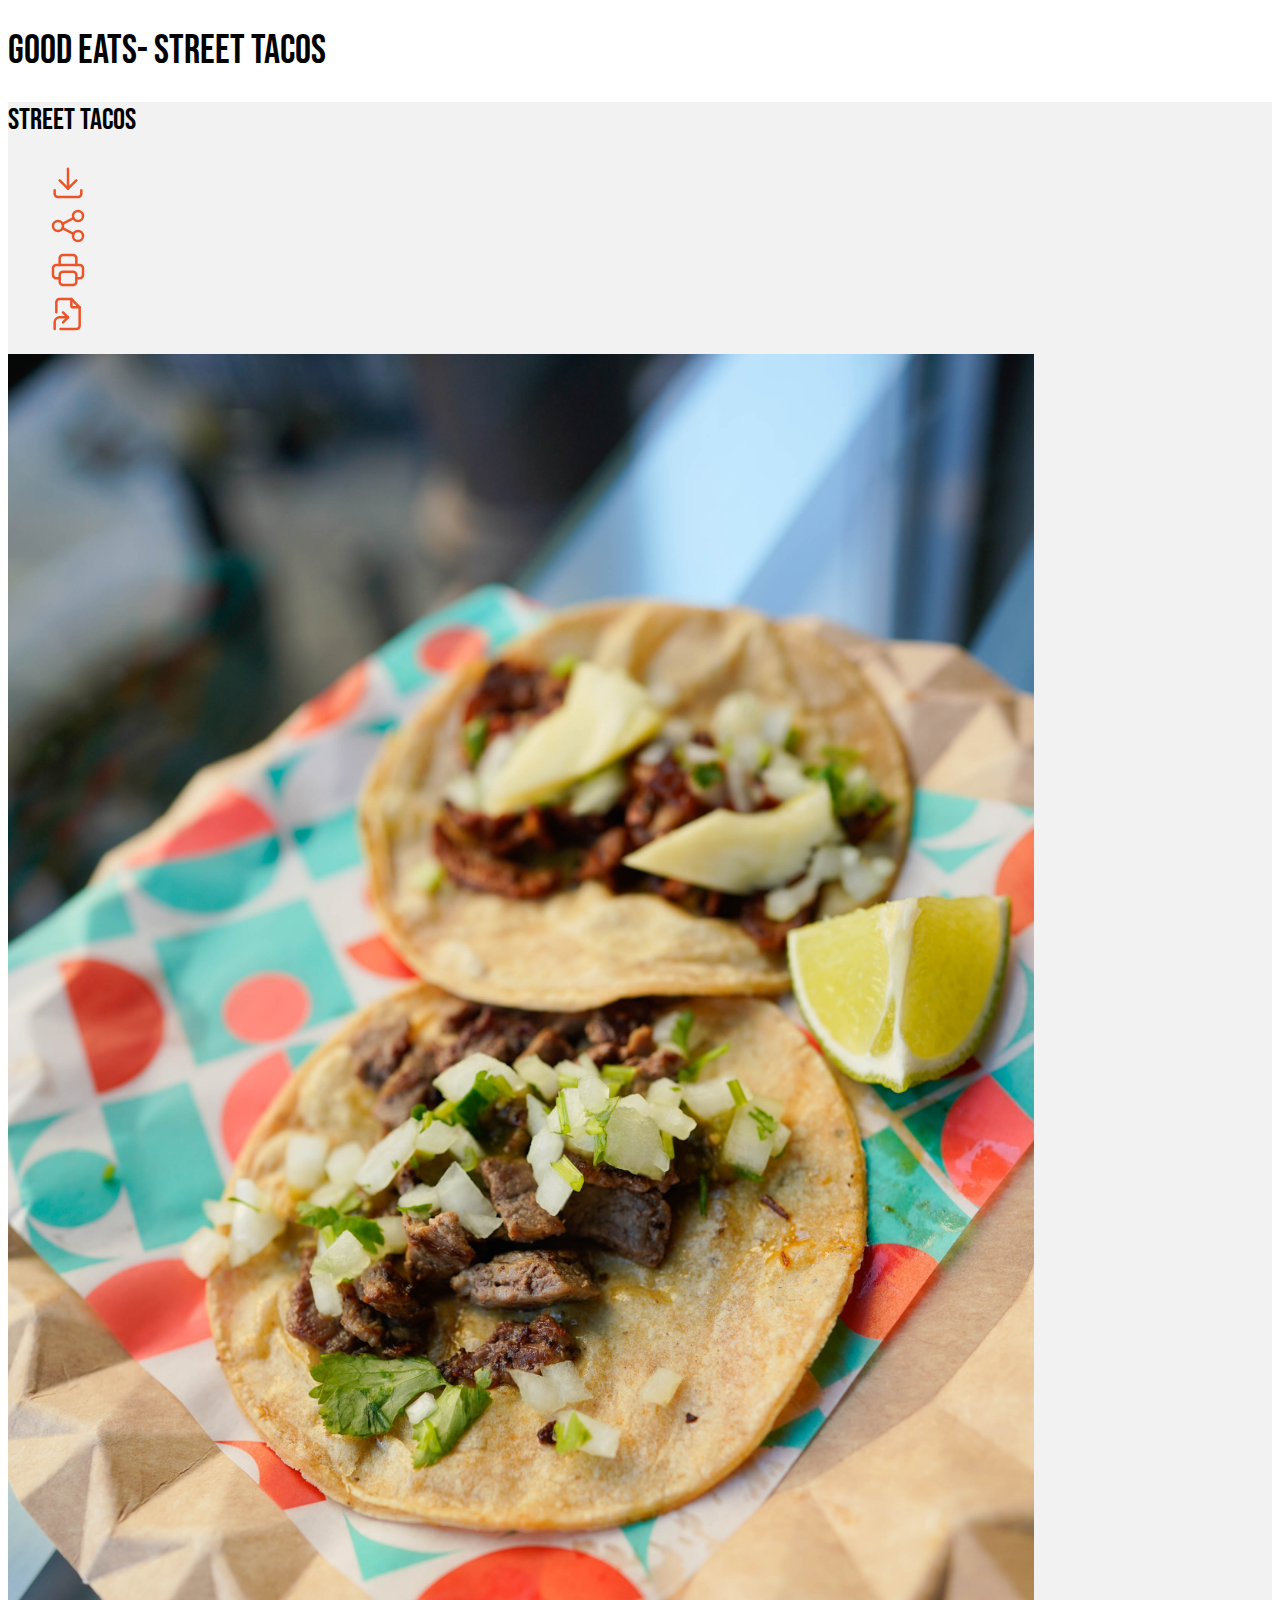
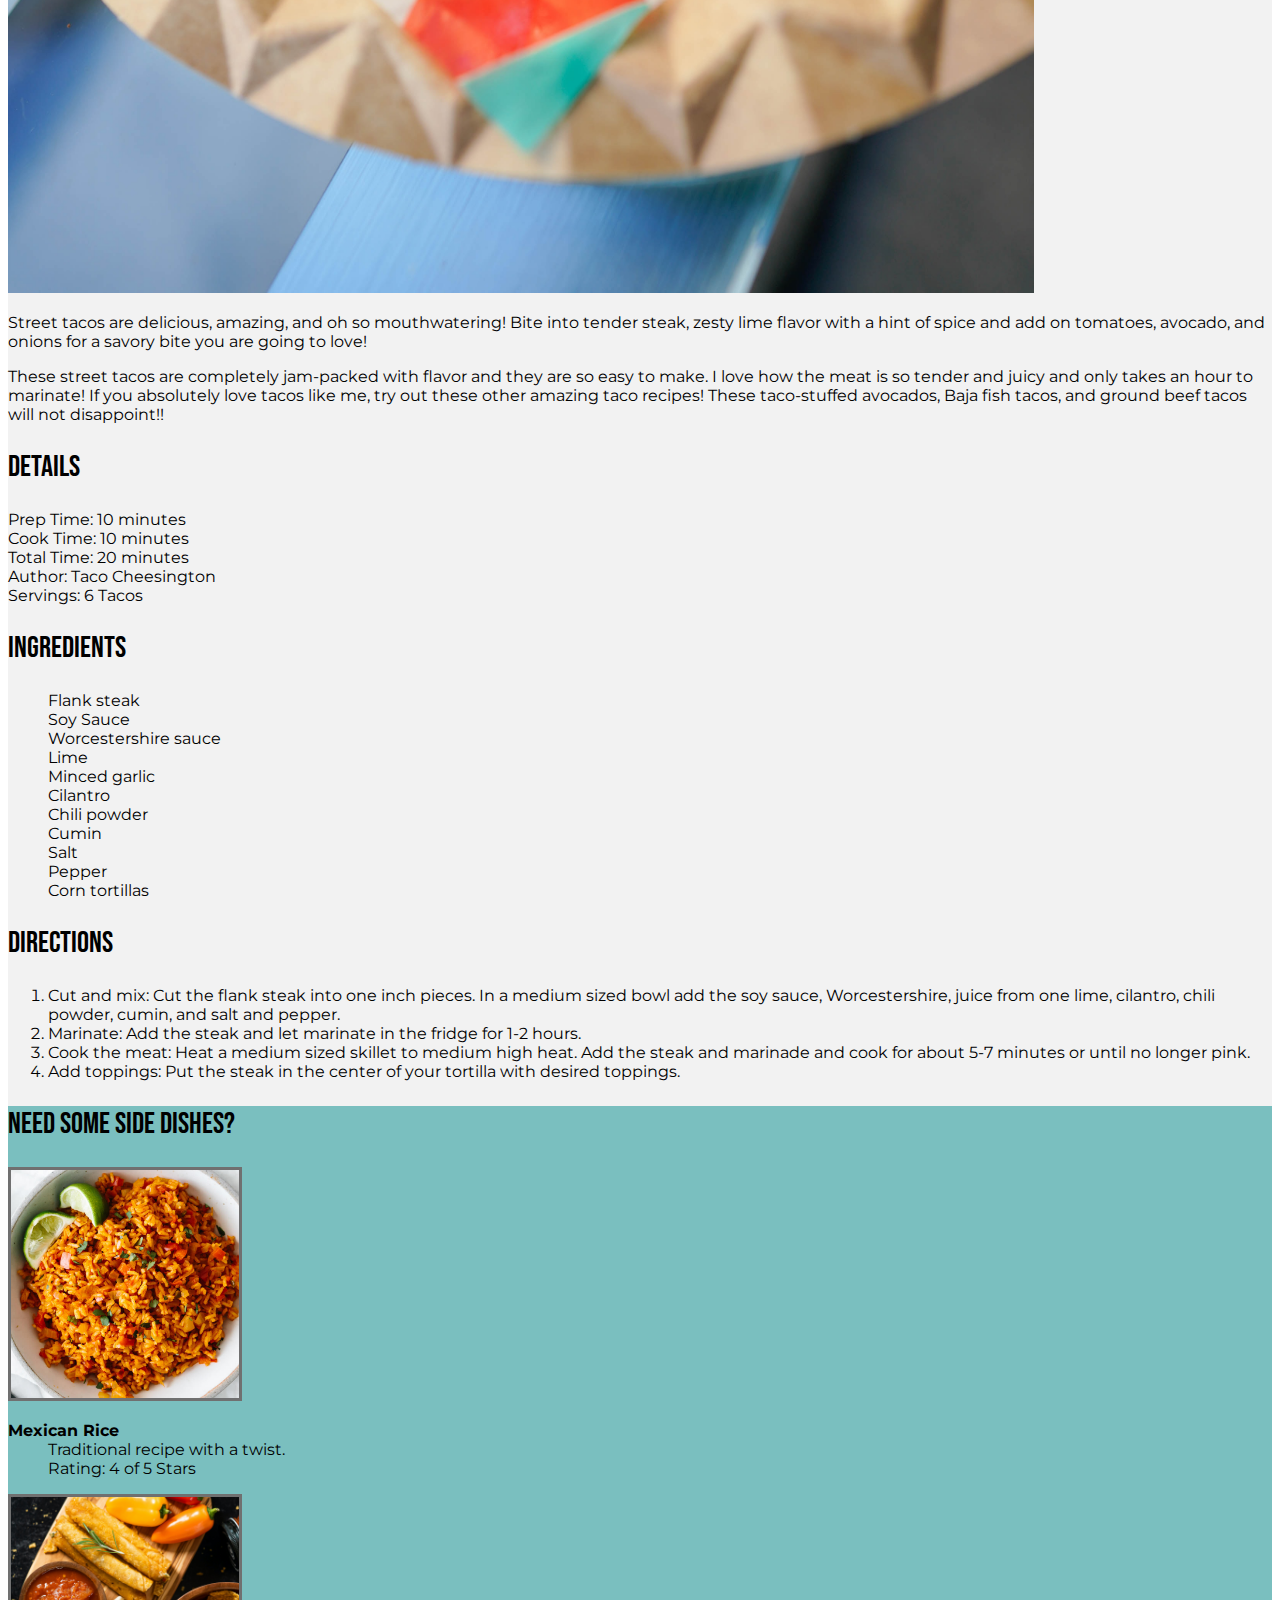
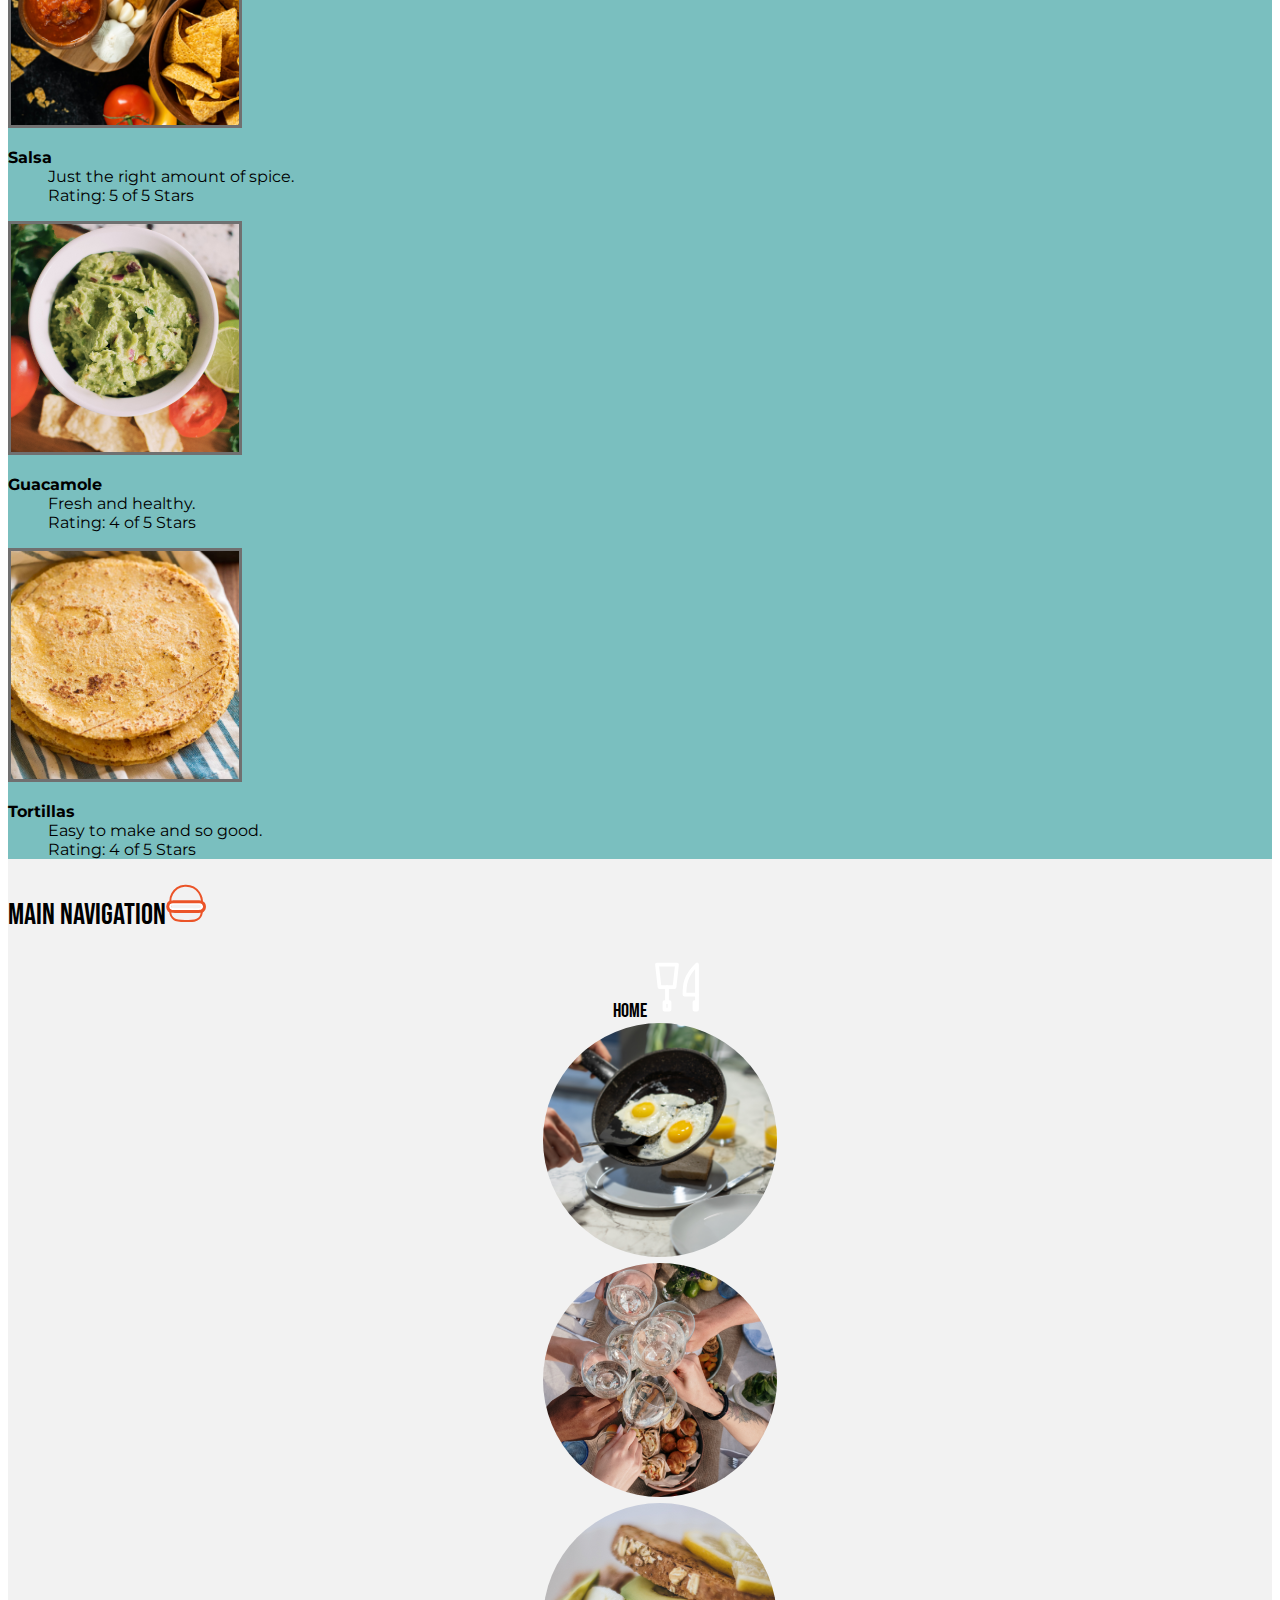
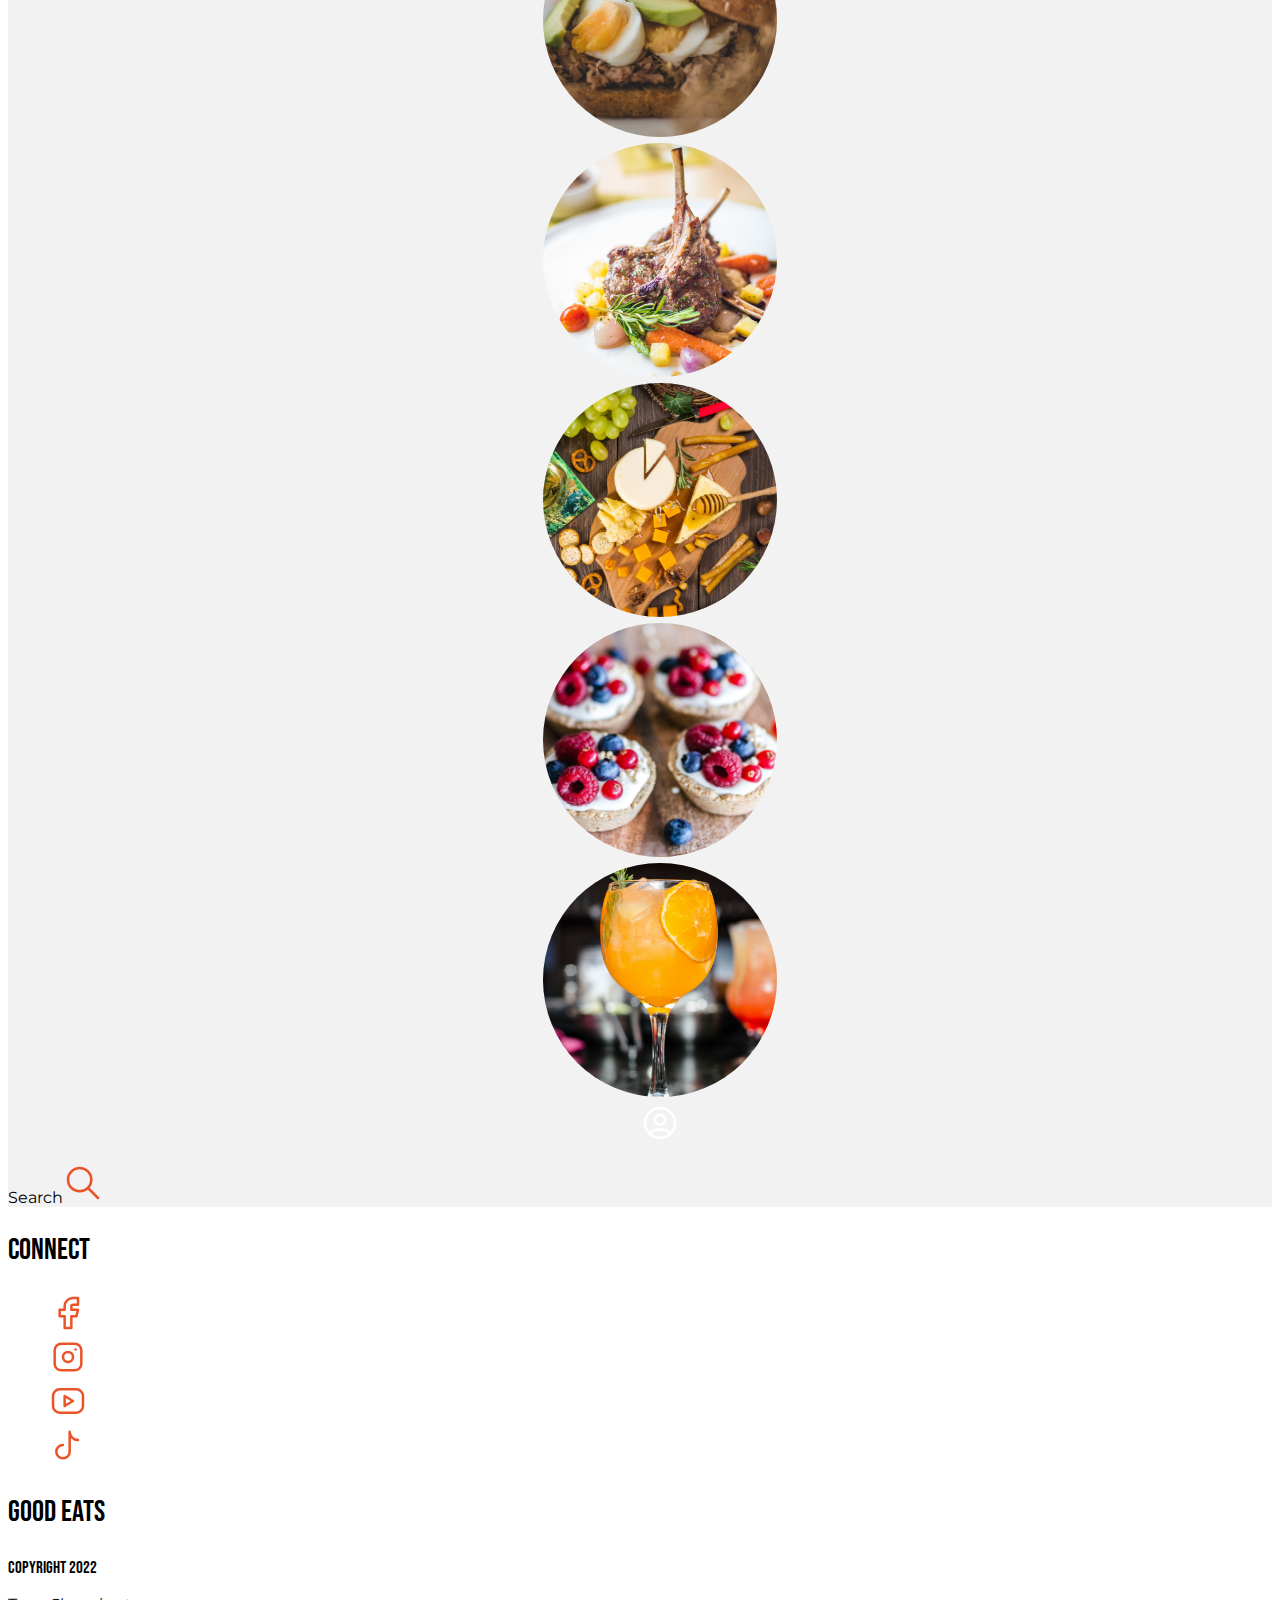
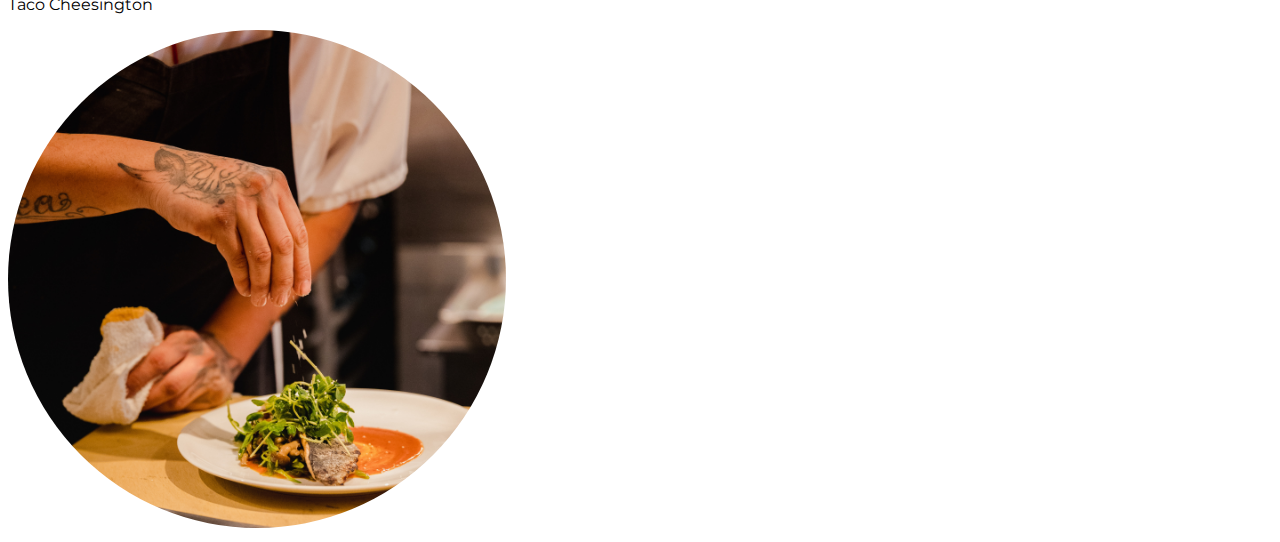
<file: index.html>
<!DOCTYPE html>
<html lang="en">
<head>
    <meta charset="UTF-8">
    <meta http-equiv="X-UA-Compatible" content="IE=edge">
    <meta name="viewport" content="width=device-width, initial-scale=1.0">
    <link rel="stylesheet" href="styles.css">
    <title>Recipe</title>
</head>
<body>
    <header>
        <h1>Good Eats- Street Tacos</h1>  
    </header> 
    <main>
        <section>
            <h2>Street Tacos</h2>
            <ul>
                <li><a><svg xmlns="http://www.w3.org/2000/svg" class="icon icon-tabler icon-tabler-download" width="40" height="40" viewBox="0 0 24 24" stroke-width="1.5" stroke="#EB5428" fill="none" stroke-linecap="round" stroke-linejoin="round">
                    <path stroke="none" d="M0 0h24v24H0z" fill="none"></path>
                    <path d="M4 17v2a2 2 0 0 0 2 2h12a2 2 0 0 0 2 -2v-2"></path>
                    <polyline points="7 11 12 16 17 11"></polyline>
                    <line x1="12" y1="4" x2="12" y2="16"></line>
                  </svg></a></li>
                <li><a><svg xmlns="http://www.w3.org/2000/svg" class="icon icon-tabler icon-tabler-share" width="40" height="40" viewBox="0 0 24 24" stroke-width="1.5" stroke="#EB5428" fill="none" stroke-linecap="round" stroke-linejoin="round">
                    <path stroke="none" d="M0 0h24v24H0z" fill="none"></path>
                    <circle cx="6" cy="12" r="3"></circle>
                    <circle cx="18" cy="6" r="3"></circle>
                    <circle cx="18" cy="18" r="3"></circle>
                    <line x1="8.7" y1="10.7" x2="15.3" y2="7.3"></line>
                    <line x1="8.7" y1="13.3" x2="15.3" y2="16.7"></line>
                  </svg></a></li>
                <li><svg xmlns="http://www.w3.org/2000/svg" class="icon icon-tabler icon-tabler-printer" width="40" height="40" viewBox="0 0 24 24" stroke-width="1.5" stroke="#EB5428" fill="none" stroke-linecap="round" stroke-linejoin="round">
                    <path stroke="none" d="M0 0h24v24H0z" fill="none"></path>
                    <path d="M17 17h2a2 2 0 0 0 2 -2v-4a2 2 0 0 0 -2 -2h-14a2 2 0 0 0 -2 2v4a2 2 0 0 0 2 2h2"></path>
                    <path d="M17 9v-4a2 2 0 0 0 -2 -2h-6a2 2 0 0 0 -2 2v4"></path>
                    <rect x="7" y="13" width="10" height="8" rx="2"></rect>
                  </svg></li>
                <li><svg xmlns="http://www.w3.org/2000/svg" class="icon icon-tabler icon-tabler-file-symlink" width="40" height="40" viewBox="0 0 24 24" stroke-width="1.5" stroke="#EB5428" fill="none" stroke-linecap="round" stroke-linejoin="round">
                    <path stroke="none" d="M0 0h24v24H0z" fill="none"></path>
                    <path d="M4 21v-4a3 3 0 0 1 3 -3h5"></path>
                    <path d="M9 17l3 -3l-3 -3"></path>
                    <path d="M14 3v4a1 1 0 0 0 1 1h4"></path>
                    <path d="M5 11v-6a2 2 0 0 1 2 -2h7l5 5v11a2 2 0 0 1 -2 2h-9.5"></path>
                  </svg></li>
            </ul>
            <img src="images/street-tacos.png" alt="picture of tacos">
            <p>Street tacos are delicious, amazing, and oh so mouthwatering! Bite into tender steak, zesty lime flavor with a hint of spice and add on tomatoes, avocado, and onions for a savory bite you are going to love!</p>
            <p>These street tacos are completely jam-packed with flavor and they are so easy to make. I love how the meat is so tender and juicy and only takes an hour to marinate! If you absolutely love tacos like me, try out these other amazing taco recipes! These taco-stuffed avocados, Baja fish tacos, and ground beef tacos will not disappoint!!</p>
        </section>
        <section>
            <h2>Details</h2>
            <p>Prep Time: 10 minutes</br>
                Cook Time: 10 minutes</br>
                Total Time: 20 minutes</br>
                Author: Taco Cheesington</br>
                Servings: 6 Tacos
                </p>
        </section>
        <section>
            <h2>Ingredients</h2>
            <ul>
                <li>Flank steak</li>
                <li>Soy Sauce</li>
                <li>Worcestershire sauce</li>
                <li>Lime</li>
                <li>Minced garlic</li>
                <li>Cilantro</li>
                <li>Chili powder</li>
                <li>Cumin</li>
                <li>Salt</li>
                <li>Pepper</li>
                <li>Corn tortillas</li>
            </ul>
        </section>
        <section>
            <h2>Directions</h2>
            <ol>
                <li>Cut and mix: Cut the flank steak into one inch pieces. In a medium sized bowl add the soy sauce, Worcestershire, juice from one lime, cilantro, chili powder, cumin, and salt and pepper.</li>
                <li>Marinate: Add the steak and let marinate in the fridge for 1-2 hours.</li>
                <li>Cook the meat: Heat a medium sized skillet to medium high heat. Add the steak and marinade and cook for about 5-7 minutes or until no longer pink.</li>
                <li>Add toppings: Put the steak in the center of your tortilla with desired toppings.</li>
            </ol>
        </section>
        <aside>
            <h2>Need some side dishes?</h2>
            <div>
                <img src="images/mexican-rice.png" alt="Mexican Rice">
                <dl>
                    <dt>Mexican Rice</dt>
                    <dd>Traditional recipe with a twist.</dd>
                    <dd>Rating: 4 of 5 Stars</dd>
                </dl>
            </div>
            <div>
                <img src="images/salsa.png" alt="Salsa">
                <dl>
                    <dt>Salsa</dt>
                    <dd>Just the right amount of spice.</dd>
                    <dd>Rating: 5 of 5 Stars</dd>
                </dl>
            </div>
            <div>
                <img src="images/guacamole.png" alt="Guacamole">
                <dl>
                    <dt>Guacamole</dt>
                    <dd>Fresh and healthy.</dd>
                    <dd>Rating: 4 of 5 Stars</dd>
                </dl>
            </div>
            <div>
                <img src="images/tortillas.png" alt="Tortillas">
                <dl>
                    <dt>Tortillas</dt>
                    <dd>Easy to make and so good. </dd>
                    <dd>Rating: 4 of 5 Stars</dd>
                </dl>
            </div>
        </aside>
        <nav>
            <h2>Main Navigation<a><svg xmlns="http://www.w3.org/2000/svg" width="40" height="40" style="enable-background:new 0 0 40 40" xml:space="preserve">
                <path d="M36 17.6c.1 1.8.1 3.6.1 5.4.1 2.7 0 5.5-.9 8-.5 1.4-1.3 2.6-2.4 3.6-3.3 2.7-6 2.4-12.6 2.4-4.6 0-9.2.2-12.2-1.9-2.5-1.8-3.6-4.2-3.8-7.1-.2-3.6.1-7.2.1-10.8 0-2.6.6-5.1 1.9-7.4 2.5-4.5 7.3-7.5 12.4-8 .4-.1.9-.1 1.4-.1 5.2 0 10.1 2.6 13 6.8 1 1.5 1.8 3.1 2.3 4.9.4 1.3.6 2.7.7 4.2z" style="fill:none;stroke:#eb5428;stroke-width:2;stroke-miterlimit:10"></path>
                <path d="M36.1 22.6c0 .5-.1 1-.5 1.4-.5.7-1.4 1.2-2.6 1.3-2.8.2-5.8.1-8.6.1h-12c-1.3 0-2.6 0-3.8-.1-1.1 0-2.4 0-3.3-.6-.8-.6-1.2-1.4-1.2-2.2 0-.9.3-1.8 1.5-2.3.9-.4 2-.5 3.1-.5 1.4 0 2.8-.1 4.3-.1h14.5c1.2 0 2.3 0 3.5.1 1.7.1 3.3-.1 4.4 1 .3.6.7 1.3.7 1.9z" style="fill:none;stroke:#fff;stroke-width:2.0832;stroke-miterlimit:10"></path>
                <path d="M38.5 22.6c0 .9-.2 1.7-.5 2.5-.6 1.3-1.7 2.1-3 2.2-3.3.3-6.7.2-9.9.2H11.2c-1.5 0-3-.1-4.4-.1-1.3-.1-2.8 0-3.8-1-.9-1-1.3-2.5-1.3-3.8 0-1.6.3-3.1 1.7-4 1-.7 2.3-.8 3.5-.8 1.6-.1 3.3-.1 4.9-.1H28.5c1.3 0 2.7 0 4 .1 2 .1 3.8-.1 5.1 1.7.5.9.9 2 .9 3.1z" style="fill:none;stroke:#eb5428;stroke-width:2.9408;stroke-miterlimit:10"></path>
              </svg></a></h2>
              <ul>
                <li><a>Home<svg xmlns="http://www.w3.org/2000/svg" class="icon icon-tabler icon-tabler-tools-kitchen" width="60" height="60" viewBox="0 0 24 24" stroke-width="1.5" stroke="#ffffff" fill="none" stroke-linecap="round" stroke-linejoin="round">
                    <path stroke="none" d="M0 0h24v24H0z" fill="none"></path>
                    <path d="M4 3h8l-1 9h-6z"></path>
                    <path d="M7 18h2v3h-2z"></path>
                    <path d="M20 3v12h-5c-.023 -3.681 .184 -7.406 5 -12z"></path>
                    <path d="M20 15v6h-1v-3"></path>
                    <line x1="8" y1="12" x2="8" y2="18"></line>
                  </svg></a></li>
                <li><a><img src="images/breakfast.png" alt="sunnyside eggs"></a></li>
                <li><a><img src="images/brunch.png" alt=""></a></li>
                <li><a><img src="images/lunch.png" alt=""></a></li>
                <li><a><img src="images/dinner.png" alt=""></a></li>
                <li><a><img src="images/appetizers.png" alt=""></a></li>
                <li><a><img src="images/desserts.png" alt=""></a></li>
                <li><a><img src="images/beverages.png" alt=""></a></li>
                <li><svg xmlns="http://www.w3.org/2000/svg" class="icon icon-tabler icon-tabler-user-circle" width="40" height="40" viewBox="0 0 24 24" stroke-width="1.5" stroke="#ffffff" fill="none" stroke-linecap="round" stroke-linejoin="round">
                    <path stroke="none" d="M0 0h24v24H0z" fill="none"></path>
                    <circle cx="12" cy="12" r="9"></circle>
                    <circle cx="12" cy="10" r="3"></circle>
                    <path d="M6.168 18.849a4 4 0 0 1 3.832 -2.849h4a4 4 0 0 1 3.834 2.855"></path>
                  </svg></li>
              </ul>
              <p>Search<svg xmlns="http://www.w3.org/2000/svg" class="icon icon-tabler icon-tabler-search" width="40" height="40" viewBox="0 0 24 24" stroke-width="1.5" stroke="#EB5428" fill="none" stroke-linecap="round" stroke-linejoin="round">
                <path stroke="none" d="M0 0h24v24H0z" fill="none"></path>
                <circle cx="10" cy="10" r="7"></circle>
                <line x1="21" y1="21" x2="15" y2="15"></line>
            </svg></p>
        </nav>
    </main>   
    <footer>
        <h2>Connect</h2>
        <ul>
            <li><a><svg xmlns="http://www.w3.org/2000/svg" class="icon icon-tabler icon-tabler-brand-facebook" width="40" height="40" viewBox="0 0 24 24" stroke-width="1.5" stroke="#EB5428" fill="none" stroke-linecap="round" stroke-linejoin="round">
                <path stroke="none" d="M0 0h24v24H0z" fill="none"></path>
                <path d="M7 10v4h3v7h4v-7h3l1 -4h-4v-2a1 1 0 0 1 1 -1h3v-4h-3a5 5 0 0 0 -5 5v2h-3"></path>
              </svg></a></li>
            <li><a><svg xmlns="http://www.w3.org/2000/svg" class="icon icon-tabler icon-tabler-brand-instagram" width="40" height="40" viewBox="0 0 24 24" stroke-width="1.5" stroke="#EB5428" fill="none" stroke-linecap="round" stroke-linejoin="round">
                <path stroke="none" d="M0 0h24v24H0z" fill="none"></path>
                <rect x="4" y="4" width="16" height="16" rx="4"></rect>
                <circle cx="12" cy="12" r="3"></circle>
                <line x1="16.5" y1="7.5" x2="16.5" y2="7.501"></line>
              </svg></a></li>
            <li><a><svg xmlns="http://www.w3.org/2000/svg" class="icon icon-tabler icon-tabler-brand-youtube" width="40" height="40" viewBox="0 0 24 24" stroke-width="1.5" stroke="#EB5428" fill="none" stroke-linecap="round" stroke-linejoin="round">
                <path stroke="none" d="M0 0h24v24H0z" fill="none"></path>
                <rect x="3" y="5" width="18" height="14" rx="4"></rect>
                <path d="M10 9l5 3l-5 3z"></path>
              </svg></a></li>
            <li><a><svg xmlns="http://www.w3.org/2000/svg" class="icon icon-tabler icon-tabler-brand-tiktok" width="40" height="40" viewBox="0 0 24 24" stroke-width="1.5" stroke="#EB5428" fill="none" stroke-linecap="round" stroke-linejoin="round">
                <path stroke="none" d="M0 0h24v24H0z" fill="none"></path>
                <path d="M9 12a4 4 0 1 0 4 4v-12a5 5 0 0 0 5 5"></path>
              </svg></a></li>
        </ul>
        <h2>Good Eats</h2>
        <small>Copyright 2022</small>
        <p>Taco Cheesington</p>
        <img src="images/taco-cheesington.png">

    </footer>
</body>
</html>
</file>
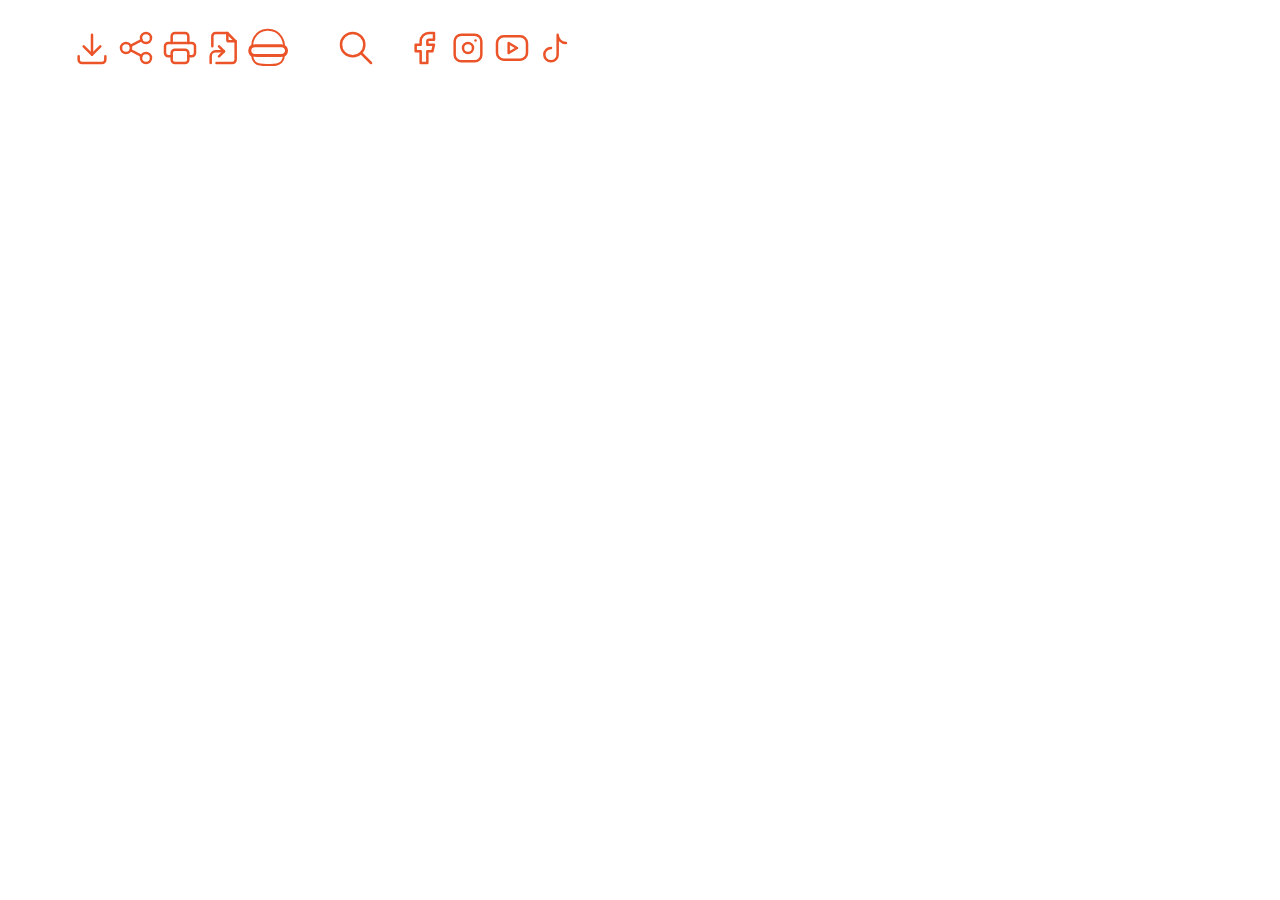
<file: SVGs.html>
<!DOCTYPE html>
<!-- saved from url=(0042)file:///C:/Users/weron/Downloads/svgs.html -->
<html lang="en"><head><meta http-equiv="Content-Type" content="text/html; charset=UTF-8">
    
    <meta http-equiv="X-UA-Compatible" content="IE=edge">
    <meta name="viewport" content="width=device-width, initial-scale=1.0">
    <title>SVGs</title>
</head>
<body>
    <!--logo-->
    <svg xmlns="http://www.w3.org/2000/svg" class="icon icon-tabler icon-tabler-tools-kitchen" width="60" height="60" viewBox="0 0 24 24" stroke-width="1.5" stroke="#ffffff" fill="none" stroke-linecap="round" stroke-linejoin="round">
        <path stroke="none" d="M0 0h24v24H0z" fill="none"></path>
        <path d="M4 3h8l-1 9h-6z"></path>
        <path d="M7 18h2v3h-2z"></path>
        <path d="M20 3v12h-5c-.023 -3.681 .184 -7.406 5 -12z"></path>
        <path d="M20 15v6h-1v-3"></path>
        <line x1="8" y1="12" x2="8" y2="18"></line>
      </svg>
    <!--save-->
    <svg xmlns="http://www.w3.org/2000/svg" class="icon icon-tabler icon-tabler-download" width="40" height="40" viewBox="0 0 24 24" stroke-width="1.5" stroke="#EB5428" fill="none" stroke-linecap="round" stroke-linejoin="round">
        <path stroke="none" d="M0 0h24v24H0z" fill="none"></path>
        <path d="M4 17v2a2 2 0 0 0 2 2h12a2 2 0 0 0 2 -2v-2"></path>
        <polyline points="7 11 12 16 17 11"></polyline>
        <line x1="12" y1="4" x2="12" y2="16"></line>
      </svg>
    <!--share-->
    <svg xmlns="http://www.w3.org/2000/svg" class="icon icon-tabler icon-tabler-share" width="40" height="40" viewBox="0 0 24 24" stroke-width="1.5" stroke="#EB5428" fill="none" stroke-linecap="round" stroke-linejoin="round">
        <path stroke="none" d="M0 0h24v24H0z" fill="none"></path>
        <circle cx="6" cy="12" r="3"></circle>
        <circle cx="18" cy="6" r="3"></circle>
        <circle cx="18" cy="18" r="3"></circle>
        <line x1="8.7" y1="10.7" x2="15.3" y2="7.3"></line>
        <line x1="8.7" y1="13.3" x2="15.3" y2="16.7"></line>
      </svg>
    <!--print-->
    <svg xmlns="http://www.w3.org/2000/svg" class="icon icon-tabler icon-tabler-printer" width="40" height="40" viewBox="0 0 24 24" stroke-width="1.5" stroke="#EB5428" fill="none" stroke-linecap="round" stroke-linejoin="round">
        <path stroke="none" d="M0 0h24v24H0z" fill="none"></path>
        <path d="M17 17h2a2 2 0 0 0 2 -2v-4a2 2 0 0 0 -2 -2h-14a2 2 0 0 0 -2 2v4a2 2 0 0 0 2 2h2"></path>
        <path d="M17 9v-4a2 2 0 0 0 -2 -2h-6a2 2 0 0 0 -2 2v4"></path>
        <rect x="7" y="13" width="10" height="8" rx="2"></rect>
      </svg>
    <!--jump-->
    <svg xmlns="http://www.w3.org/2000/svg" class="icon icon-tabler icon-tabler-file-symlink" width="40" height="40" viewBox="0 0 24 24" stroke-width="1.5" stroke="#EB5428" fill="none" stroke-linecap="round" stroke-linejoin="round">
        <path stroke="none" d="M0 0h24v24H0z" fill="none"></path>
        <path d="M4 21v-4a3 3 0 0 1 3 -3h5"></path>
        <path d="M9 17l3 -3l-3 -3"></path>
        <path d="M14 3v4a1 1 0 0 0 1 1h4"></path>
        <path d="M5 11v-6a2 2 0 0 1 2 -2h7l5 5v11a2 2 0 0 1 -2 2h-9.5"></path>
      </svg>
    <!--hamburger-->
    <svg xmlns="http://www.w3.org/2000/svg" width="40" height="40" style="enable-background:new 0 0 40 40" xml:space="preserve">
        <path d="M36 17.6c.1 1.8.1 3.6.1 5.4.1 2.7 0 5.5-.9 8-.5 1.4-1.3 2.6-2.4 3.6-3.3 2.7-6 2.4-12.6 2.4-4.6 0-9.2.2-12.2-1.9-2.5-1.8-3.6-4.2-3.8-7.1-.2-3.6.1-7.2.1-10.8 0-2.6.6-5.1 1.9-7.4 2.5-4.5 7.3-7.5 12.4-8 .4-.1.9-.1 1.4-.1 5.2 0 10.1 2.6 13 6.8 1 1.5 1.8 3.1 2.3 4.9.4 1.3.6 2.7.7 4.2z" style="fill:none;stroke:#eb5428;stroke-width:2;stroke-miterlimit:10"></path>
        <path d="M36.1 22.6c0 .5-.1 1-.5 1.4-.5.7-1.4 1.2-2.6 1.3-2.8.2-5.8.1-8.6.1h-12c-1.3 0-2.6 0-3.8-.1-1.1 0-2.4 0-3.3-.6-.8-.6-1.2-1.4-1.2-2.2 0-.9.3-1.8 1.5-2.3.9-.4 2-.5 3.1-.5 1.4 0 2.8-.1 4.3-.1h14.5c1.2 0 2.3 0 3.5.1 1.7.1 3.3-.1 4.4 1 .3.6.7 1.3.7 1.9z" style="fill:none;stroke:#fff;stroke-width:2.0832;stroke-miterlimit:10"></path>
        <path d="M38.5 22.6c0 .9-.2 1.7-.5 2.5-.6 1.3-1.7 2.1-3 2.2-3.3.3-6.7.2-9.9.2H11.2c-1.5 0-3-.1-4.4-.1-1.3-.1-2.8 0-3.8-1-.9-1-1.3-2.5-1.3-3.8 0-1.6.3-3.1 1.7-4 1-.7 2.3-.8 3.5-.8 1.6-.1 3.3-.1 4.9-.1H28.5c1.3 0 2.7 0 4 .1 2 .1 3.8-.1 5.1 1.7.5.9.9 2 .9 3.1z" style="fill:none;stroke:#eb5428;stroke-width:2.9408;stroke-miterlimit:10"></path>
      </svg>
    <!--avatar-->
    <svg xmlns="http://www.w3.org/2000/svg" class="icon icon-tabler icon-tabler-user-circle" width="40" height="40" viewBox="0 0 24 24" stroke-width="1.5" stroke="#ffffff" fill="none" stroke-linecap="round" stroke-linejoin="round">
        <path stroke="none" d="M0 0h24v24H0z" fill="none"></path>
        <circle cx="12" cy="12" r="9"></circle>
        <circle cx="12" cy="10" r="3"></circle>
        <path d="M6.168 18.849a4 4 0 0 1 3.832 -2.849h4a4 4 0 0 1 3.834 2.855"></path>
      </svg>
    <!--search-->
    <svg xmlns="http://www.w3.org/2000/svg" class="icon icon-tabler icon-tabler-search" width="40" height="40" viewBox="0 0 24 24" stroke-width="1.5" stroke="#EB5428" fill="none" stroke-linecap="round" stroke-linejoin="round">
        <path stroke="none" d="M0 0h24v24H0z" fill="none"></path>
        <circle cx="10" cy="10" r="7"></circle>
        <line x1="21" y1="21" x2="15" y2="15"></line>
    </svg>
    <!--star-->
    <svg xmlns="http://www.w3.org/2000/svg" class="icon icon-tabler icon-tabler-star" width="20" height="20" viewBox="0 0 24 24" stroke-width="1.5" stroke="#ffffff" fill="#ffffff" stroke-linecap="round" stroke-linejoin="round">
      <path stroke="none" d="M0 0h24v24H0z" fill="none"></path>
      <path d="M12 17.75l-6.172 3.245l1.179 -6.873l-5 -4.867l6.9 -1l3.086 -6.253l3.086 6.253l6.9 1l-5 4.867l1.179 6.873z"></path>
    </svg>
    <!--facebook-->
    <svg xmlns="http://www.w3.org/2000/svg" class="icon icon-tabler icon-tabler-brand-facebook" width="40" height="40" viewBox="0 0 24 24" stroke-width="1.5" stroke="#EB5428" fill="none" stroke-linecap="round" stroke-linejoin="round">
        <path stroke="none" d="M0 0h24v24H0z" fill="none"></path>
        <path d="M7 10v4h3v7h4v-7h3l1 -4h-4v-2a1 1 0 0 1 1 -1h3v-4h-3a5 5 0 0 0 -5 5v2h-3"></path>
      </svg>
    <!--instagram-->
    <svg xmlns="http://www.w3.org/2000/svg" class="icon icon-tabler icon-tabler-brand-instagram" width="40" height="40" viewBox="0 0 24 24" stroke-width="1.5" stroke="#EB5428" fill="none" stroke-linecap="round" stroke-linejoin="round">
        <path stroke="none" d="M0 0h24v24H0z" fill="none"></path>
        <rect x="4" y="4" width="16" height="16" rx="4"></rect>
        <circle cx="12" cy="12" r="3"></circle>
        <line x1="16.5" y1="7.5" x2="16.5" y2="7.501"></line>
      </svg>
    <!--youtube-->
    <svg xmlns="http://www.w3.org/2000/svg" class="icon icon-tabler icon-tabler-brand-youtube" width="40" height="40" viewBox="0 0 24 24" stroke-width="1.5" stroke="#EB5428" fill="none" stroke-linecap="round" stroke-linejoin="round">
        <path stroke="none" d="M0 0h24v24H0z" fill="none"></path>
        <rect x="3" y="5" width="18" height="14" rx="4"></rect>
        <path d="M10 9l5 3l-5 3z"></path>
      </svg>
    <!--tiktok-->
    <svg xmlns="http://www.w3.org/2000/svg" class="icon icon-tabler icon-tabler-brand-tiktok" width="40" height="40" viewBox="0 0 24 24" stroke-width="1.5" stroke="#EB5428" fill="none" stroke-linecap="round" stroke-linejoin="round">
        <path stroke="none" d="M0 0h24v24H0z" fill="none"></path>
        <path d="M9 12a4 4 0 1 0 4 4v-12a5 5 0 0 0 5 5"></path>
      </svg>



</body></html>
</file>
<file: styles.css>
@import url('https://fonts.googleapis.com/css2?family=Bebas+Neue&family=Montserrat:ital,wght@0,400;0,700;1,400&display=swap');

html {

}
main {
    background-color: #F2F2F2;
}

nav {

}

nav h2 {
}

ul {
    list-style: none;
    overflow: hidden;
}

h1, h2, h3, nav a, nav span, figcaption, menu li, #social li, footer {
    font-family: "Bebas Neue", Verdana, sans-serif;
    font-weight: 400;
    font-size: 20px;    
}

dt {
    font-family: "Montserrat", Verdana, sans-serif;
    font-weight: 700;
    font-size: 16px;
}

dd, p, li, nav, input {
    font-family: "Montserrat", Verdana, sans-serif;
    font-weight: 400;
    font-size: 16px;
}

h1 {
    font-size: 40px;
}

h2 {
    font-size: 30px;
}

h3 {
    font-size: 25px;
}

aside {
    background-color: #7ABFBF;
}

@media screen and (min-width: 768px) {
    nav ul {
        text-align: center;
    }
}

@media screen and (min-width: 1280px) {
    
}
</file>
